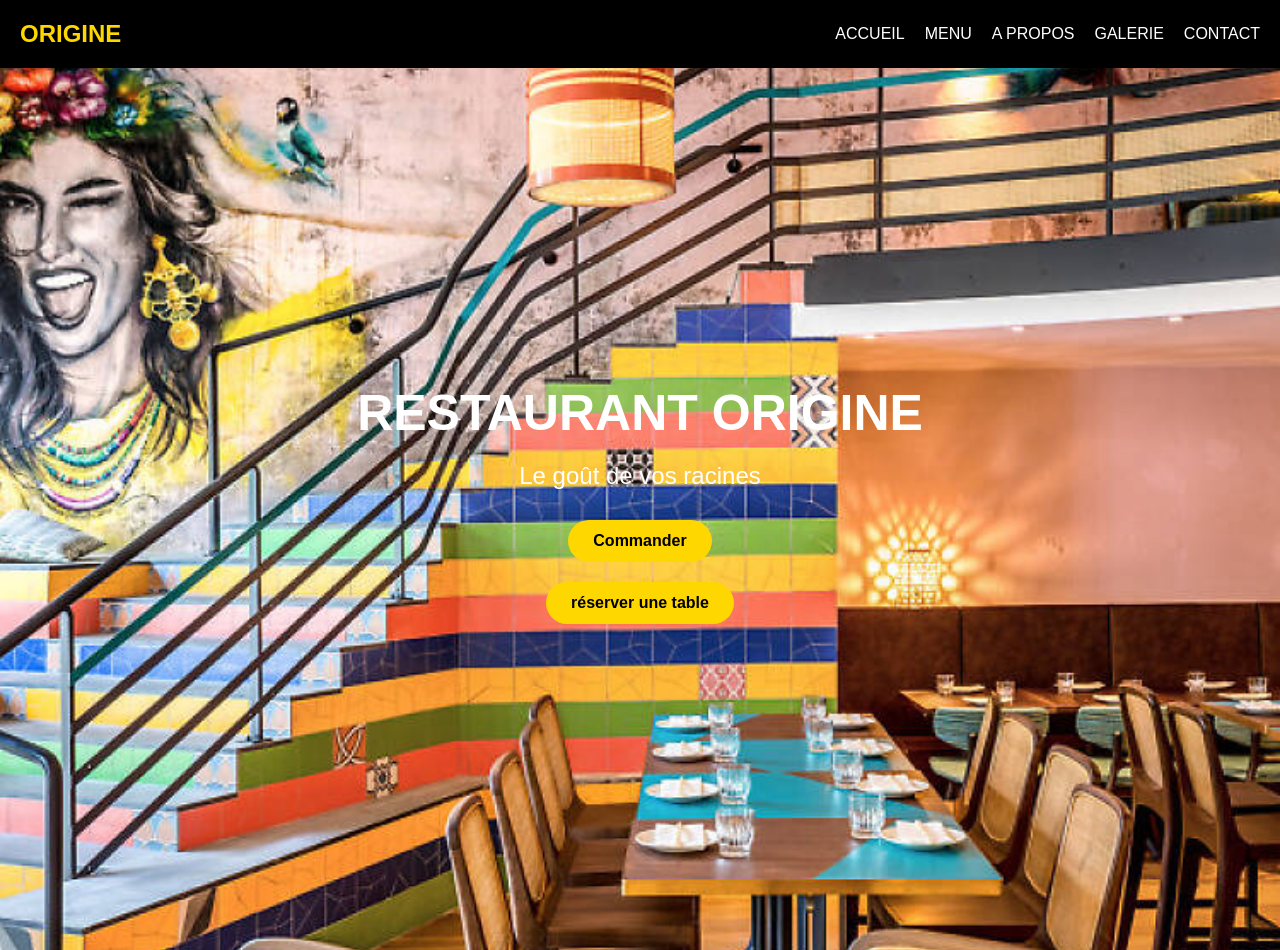
<file: PROJET FORCE-n/index.html>
<html lang="fr">
<head>
    <meta charset="UTF-8">
    <meta name="viewport" content="width=device-width, initial-scale=1.0">
    <title>SAVEUR D'AFRIQUE- Le goût de vos racines</title>
    <link rel="stylesheet" href="style.css">
</head>
<body>
    <nav>
<h1>ORIGINE</h1>
<ul>
    <li><a href="index.html">ACCUEIL</a></li>
<li><a href="menu.html">MENU</a></li>
<li><a href="apropos.html">A PROPOS</a></li>
<li><a href="galerie.html">GALERIE</a></li>
<li><a href="contact.html">CONTACT</a></li>

</ul>
 </nav>
<header>
<h2>RESTAURANT ORIGINE</h2>
    <p>Le goût de vos racines </p>
     <a href="menu.html"> Commander</a>
     <a href="contact.html"> réserver une table</a>
    </header>
    
</body>
</html>
</file>
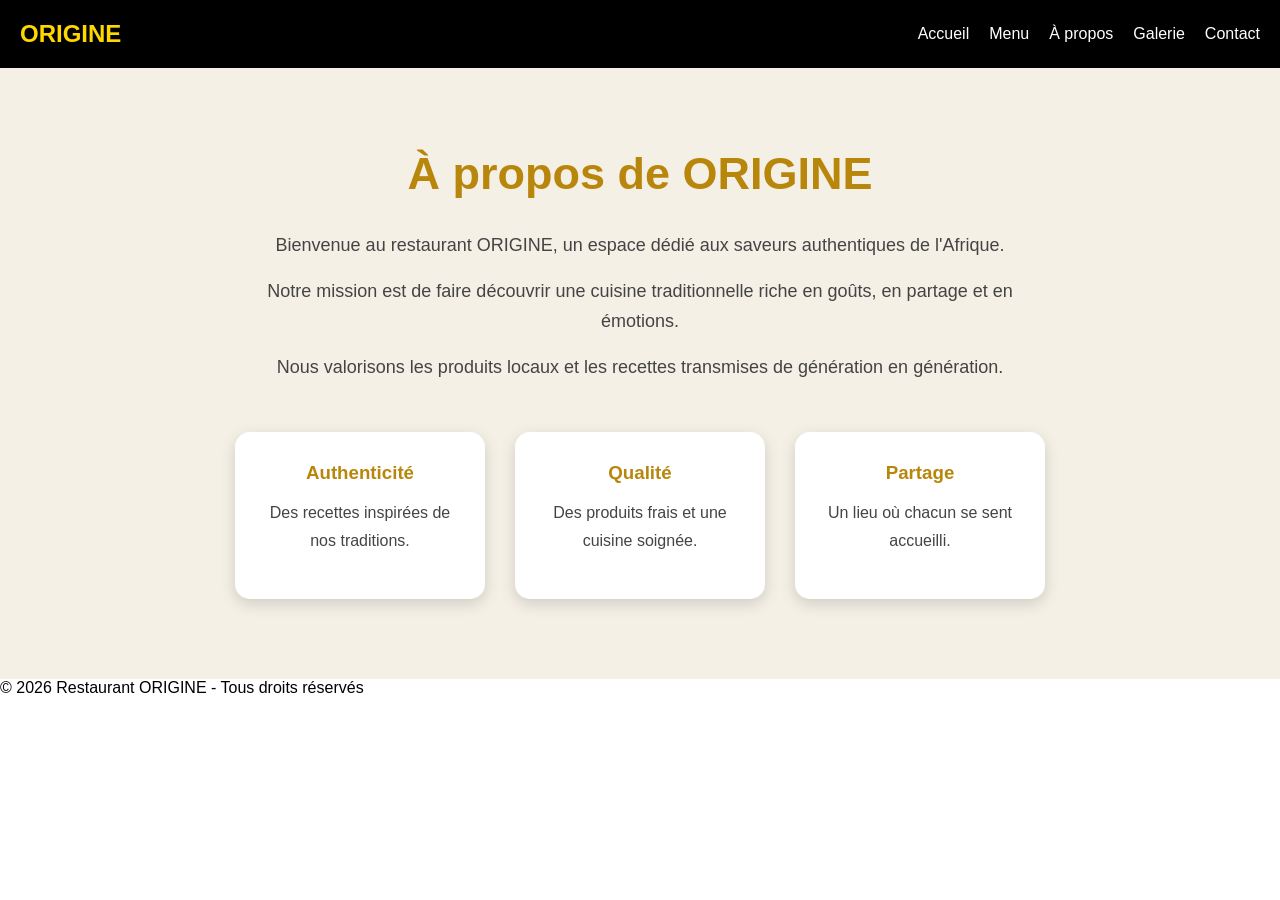
<file: PROJET FORCE-n/apropos.html>
<!DOCTYPE html>
<html lang="fr">

<head>
    <meta charset="UTF-8">
    <meta name="viewport" content="width=device-width, initial-scale=1.0">

    <title>À propos - Restaurant ORIGINE</title>

    <link rel="stylesheet" href="style.css">
</head>

<body>

<nav>

    <h1>ORIGINE</h1>

    <ul>
        <li><a href="index.html">Accueil</a></li>
        <li><a href="menu.html">Menu</a></li>
        <li><a href="apropos.html">À propos</a></li>
        <li><a href="galerie.html">Galerie</a></li>
        <li><a href="contact.html">Contact</a></li>
    </ul>

</nav>


<section class="apropos">

    <h2>À propos de ORIGINE</h2>

    <p>
        Bienvenue au restaurant ORIGINE, un espace dédié aux saveurs
        authentiques de l'Afrique.
    </p>

    <p>
        Notre mission est de faire découvrir une cuisine traditionnelle
        riche en goûts, en partage et en émotions.
    </p>

    <p>
        Nous valorisons les produits locaux et les recettes transmises
        de génération en génération.
    </p>


    <div class="valeurs">

        <div>
            <h3>Authenticité</h3>
            <p>Des recettes inspirées de nos traditions.</p>
        </div>

        <div>
            <h3>Qualité</h3>
            <p>Des produits frais et une cuisine soignée.</p>
        </div>

        <div>
            <h3>Partage</h3>
            <p>Un lieu où chacun se sent accueilli.</p>
        </div>

    </div>

</section>


<footer>
    <p>© 2026 Restaurant ORIGINE - Tous droits réservés</p>
</footer>


</body>
</html>
</file>
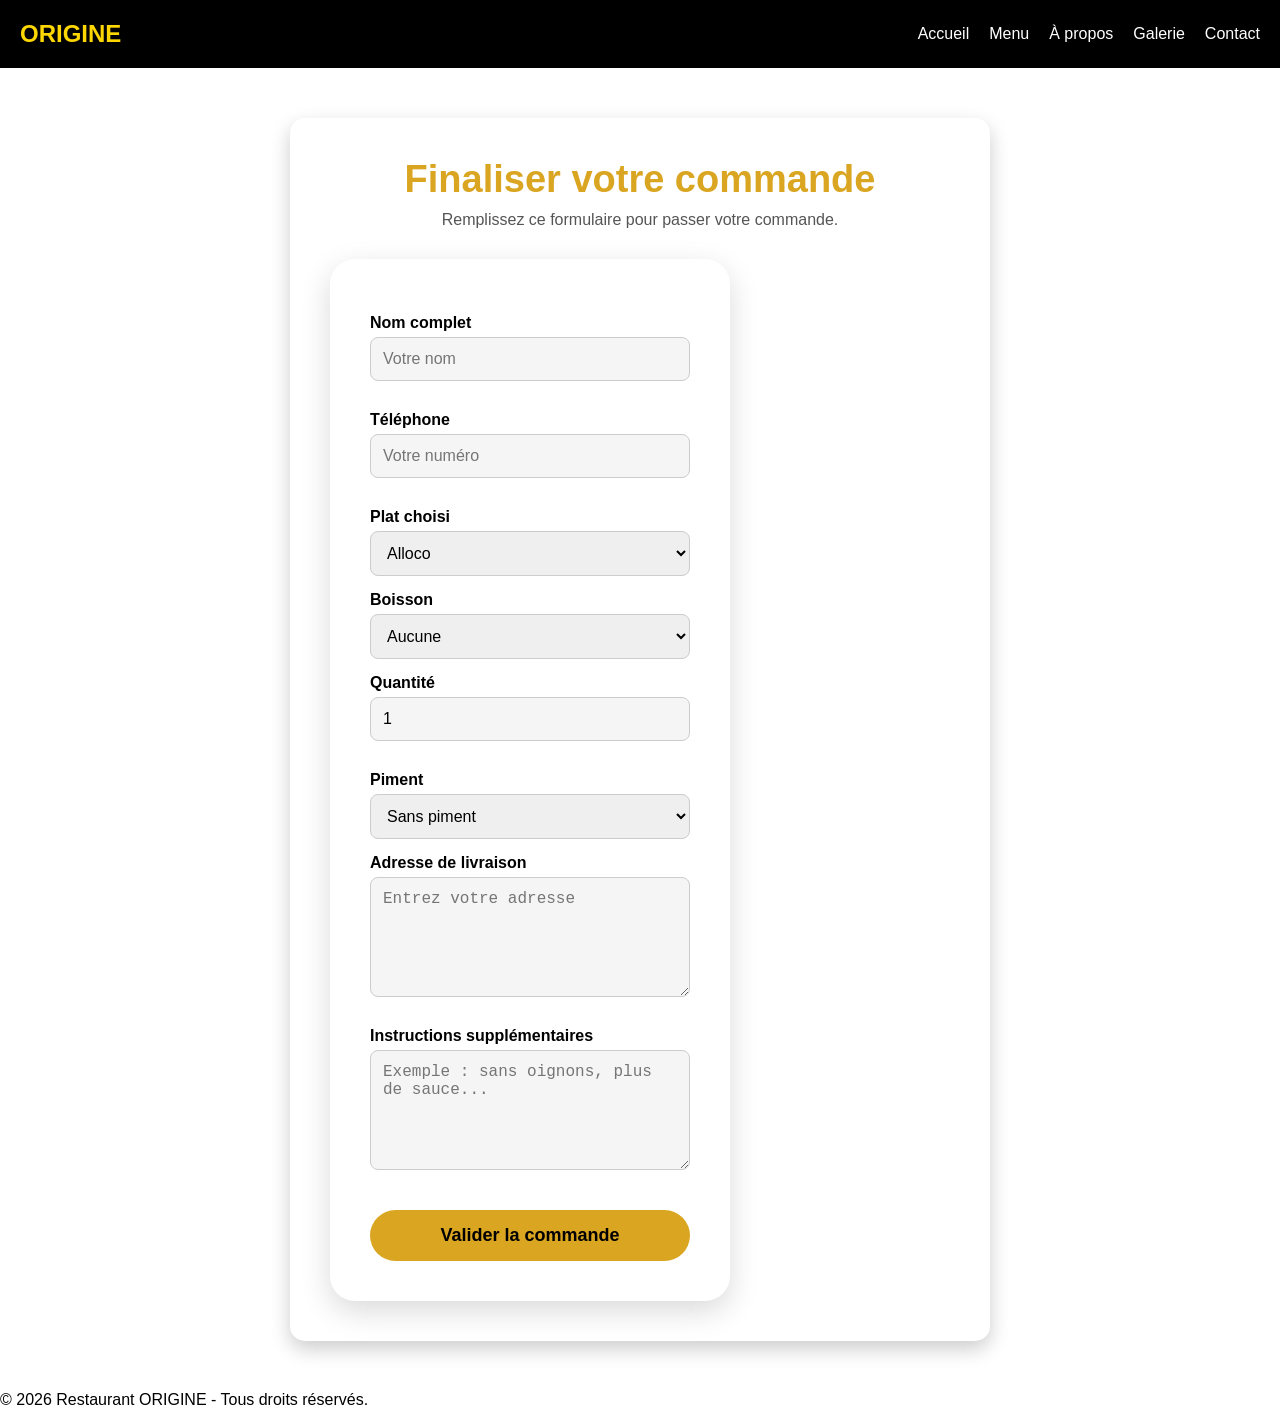
<file: PROJET FORCE-n/commande .html>
<!DOCTYPE html>
<html lang="fr">
<head>
    <meta charset="UTF-8">
    <meta name="viewport" content="width=device-width, initial-scale=1.0">
    <title>Commander - Restaurant ORIGINE</title>
    <link rel="stylesheet" href="style.css">
</head>
<body>

<nav>
    <h1>ORIGINE</h1>

    <ul>
        <li><a href="index.html">Accueil</a></li>
        <li><a href="menu.html">Menu</a></li>
        <li><a href="apropos.html">À propos</a></li>
        <li><a href="galerie.html">Galerie</a></li>
        <li><a href="contact.html">Contact</a></li>
    </ul>
</nav>

<section class="commande">

    <h2>Finaliser votre commande</h2>

    <p>Remplissez ce formulaire pour passer votre commande.</p>

    <form>

        <label>Nom complet</label>
        <input type="text" placeholder="Votre nom" required>

        <label>Téléphone</label>
        <input type="tel" placeholder="Votre numéro" required>

        <label>Plat choisi</label>
        <select required>
            <option>Alloco</option>
            <option>Salade tropicale</option>
            <option>Attiéké poisson</option>
            <option>Poulet braisé</option>
            <option>foutou sauce graine</option>
            <option>Mafé</option>
            <option>riz djolofe</option>
            <option>Thiéboudienne</option>
        </select>

        <label>Boisson</label>
        <select>
            <option>Aucune</option>
            <option>jus de tamarin</option>
            <option>Jus de bissap</option>
            <option>Jus de gingembre</option>
        </select>

        <label>Quantité</label>
        <input type="number" min="1" value="1">

        <label>Piment</label>
        <select>
            <option>Sans piment</option>
            <option>Piment léger</option>
            <option>Très pimenté</option>
        </select>

        <label>Adresse de livraison</label>
        <textarea rows="3" placeholder="Entrez votre adresse"></textarea>

        <label>Instructions supplémentaires</label>
        <textarea rows="4" placeholder="Exemple : sans oignons, plus de sauce..."></textarea>

        <button type="submit">Valider la commande</button>

    </form>

</section>

<footer>
    <p>© 2026 Restaurant ORIGINE - Tous droits réservés.</p>
</footer>

</body>
</html>
</file>
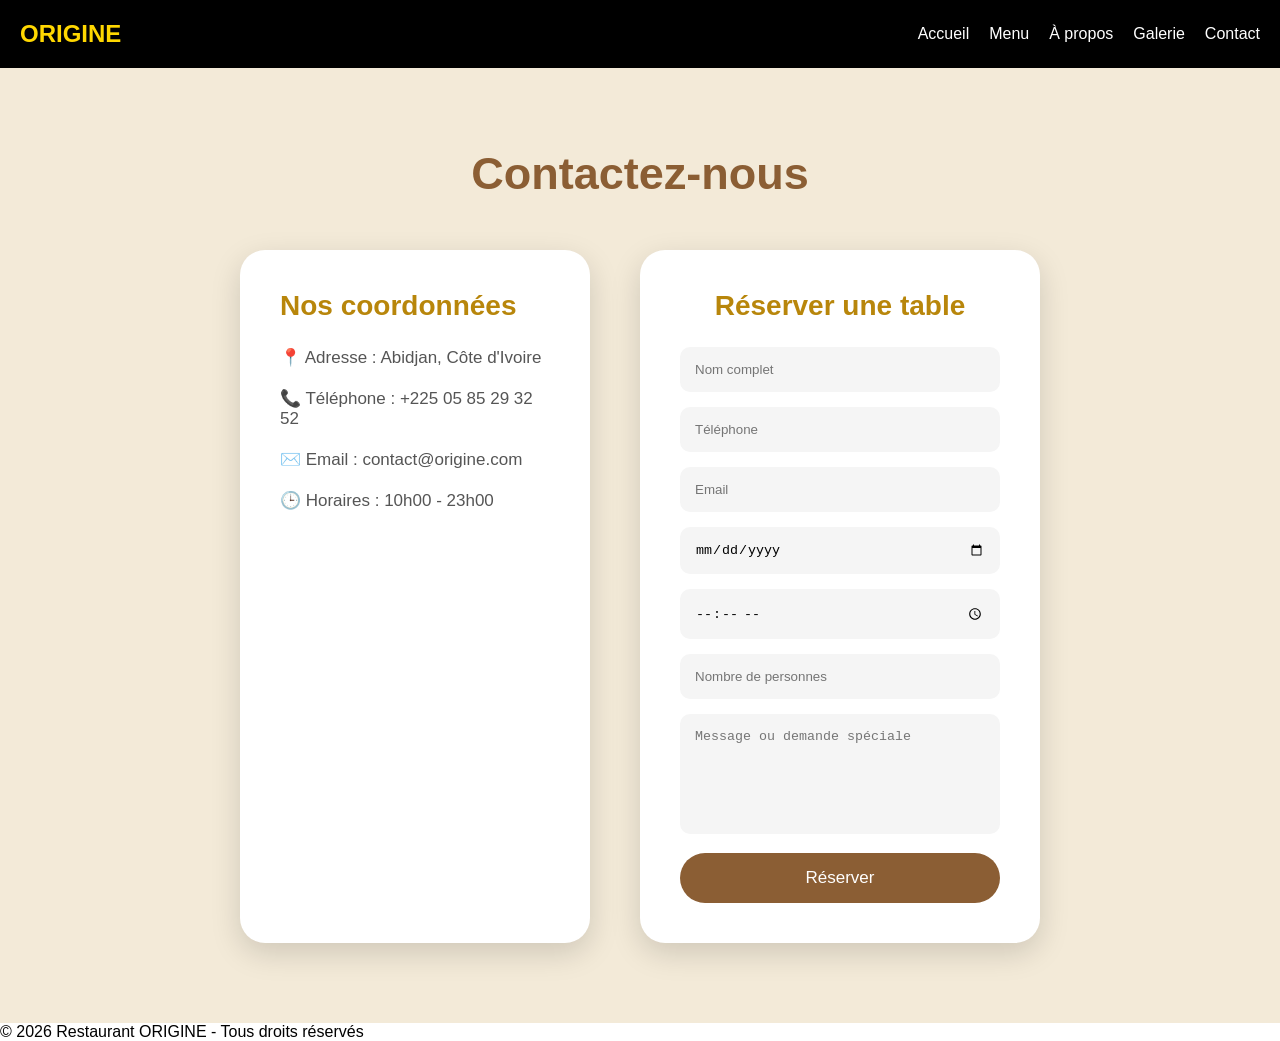
<file: PROJET FORCE-n/contact.html>
<!DOCTYPE html>
<html lang="fr">

<head>
    <meta charset="UTF-8">
    <meta name="viewport" content="width=device-width, initial-scale=1.0">

    <title>Contact - Restaurant ORIGINE</title>

    <link rel="stylesheet" href="style.css">
</head>

<body>

<nav>

    <h1>ORIGINE</h1>

    <ul>
        <li><a href="index.html">Accueil</a></li>
        <li><a href="menu.html">Menu</a></li>
        <li><a href="apropos.html">À propos</a></li>
        <li><a href="galerie.html">Galerie</a></li>
        <li><a href="contact.html">Contact</a></li>
    </ul>

</nav>


<section class="contact">

    <h2>Contactez-nous</h2>

    <div class="contact-container">


        

        <div class="infos">

            <h3>Nos coordonnées</h3>

            <p>📍 Adresse : Abidjan, Côte d'Ivoire</p>

            <p>📞 Téléphone : +225 05 85 29 32 52</p>

            <p>✉️ Email : contact@origine.com</p>

            <p>🕒 Horaires : 10h00 - 23h00</p>

        </div>



        <!-- Réservation -->

        <form>

            <h3>Réserver une table</h3>

            <input type="text" placeholder="Nom complet">

            <input type="tel" placeholder="Téléphone">

            <input type="email" placeholder="Email">

            <input type="date">

            <input type="time">

            <input type="number" placeholder="Nombre de personnes">

            <textarea placeholder="Message ou demande spéciale"></textarea>

            <button type="submit">
                Réserver
            </button>

        </form>


    </div>

</section>


<footer>

<p>© 2026 Restaurant ORIGINE - Tous droits réservés</p>

</footer>


</body>
</html>
</file>
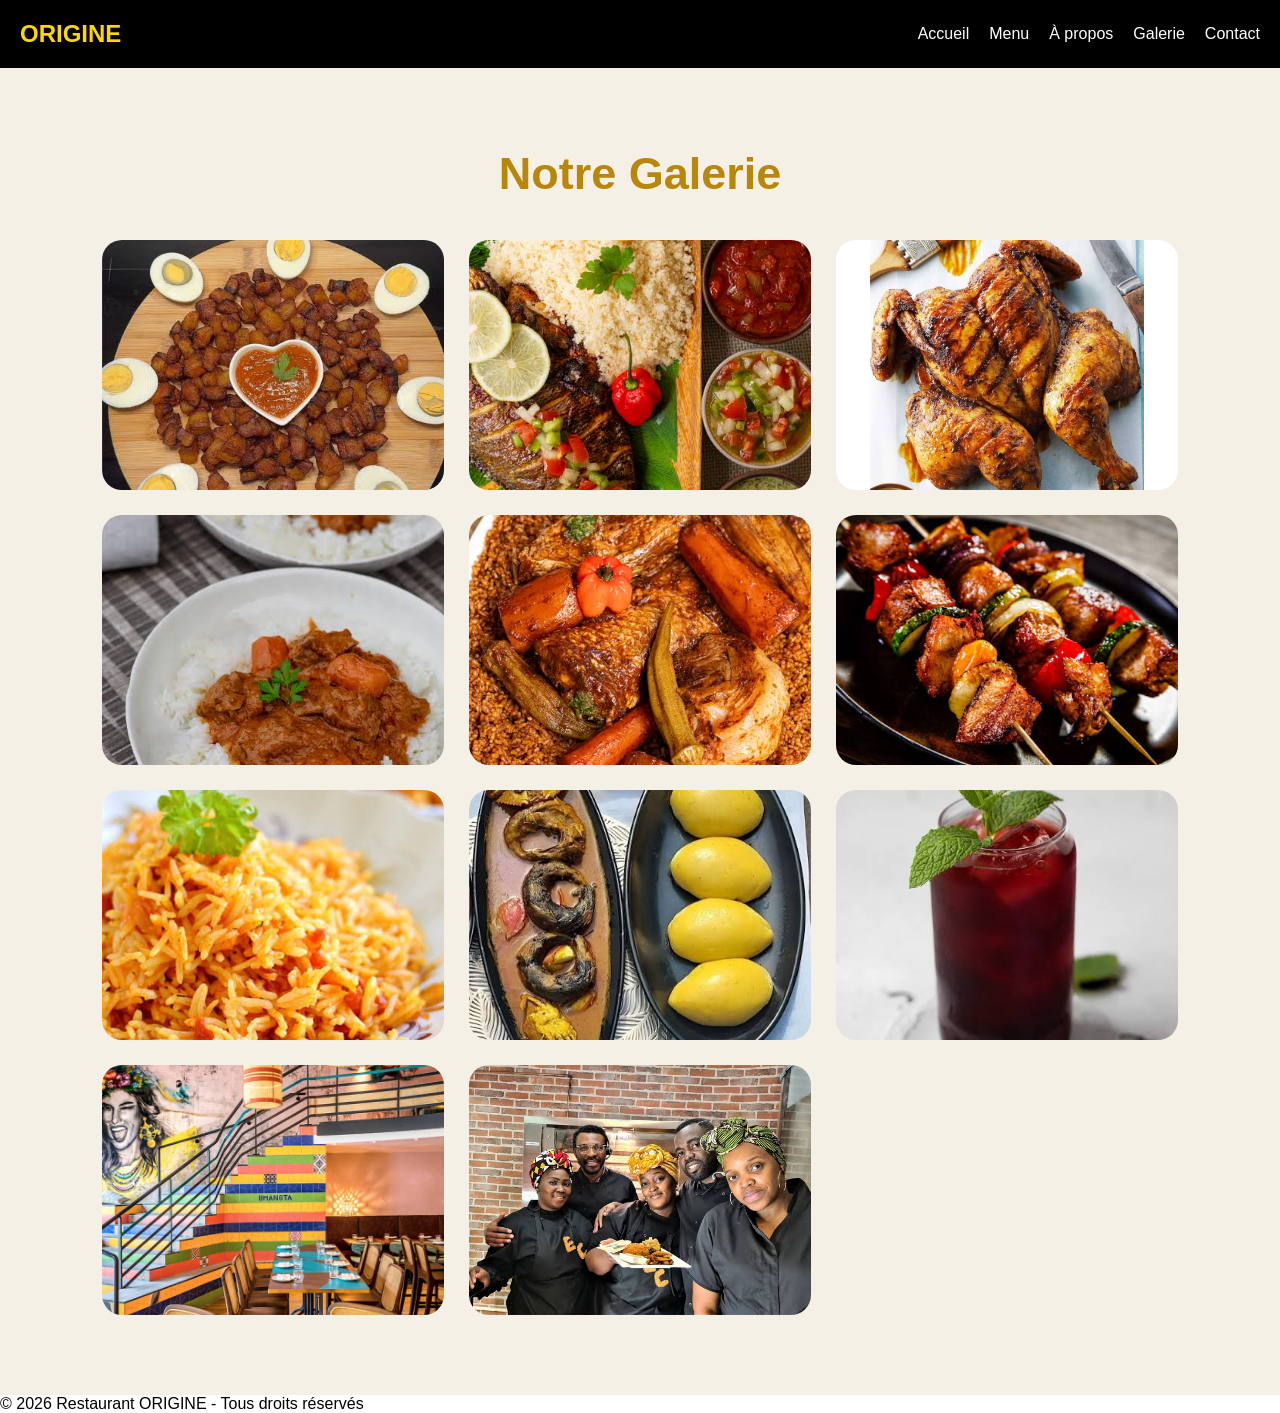
<file: PROJET FORCE-n/galerie.html>
<!DOCTYPE html>
<html lang="fr">

<head>
    <meta charset="UTF-8">
    <meta name="viewport" content="width=device-width, initial-scale=1.0">

    <title>Galerie - Restaurant ORIGINE</title>

    <link rel="stylesheet" href="style.css">
</head>

<body>

<nav>

    <h1>ORIGINE</h1>

    <ul>
        <li><a href="index.html">Accueil</a></li>
        <li><a href="menu.html">Menu</a></li>
        <li><a href="apropos.html">À propos</a></li>
        <li><a href="galerie.html">Galerie</a></li>
        <li><a href="contact.html">Contact</a></li>
    </ul>

</nav>


<section class="galerie">

    <h2>Notre Galerie</h2>

    

        

    <div class="galerie-container">

    <img src="image/alloco.jpg" alt="Alloco">
    
    <img src="image/attieke.jpg" alt="Attiéké poisson">

    <img src="image/poulet.jpg" alt="Poulet braisé">

    <img src="image/mafe.jpg" alt="Mafé">

    <img src="image/thiebou.jpg" alt="Thiéboudienne">

    <img src="image/brochettes.jpg" alt="Brochettes">

    <img src="image/dlolof.jpg" alt="Jollof Rice">

    <img src="image/foutou.jpg" alt="Foutou">

    <img src="image/bissap.jpg" alt="Bissap">

    <img src="image/image de restaurants.jpg" alt="Salle du restaurant">

    <img src="image/equipe.jpg" alt="Équipe du restaurant">

</div>

</section>


<footer>
    <p>© 2026 Restaurant ORIGINE - Tous droits réservés</p>
</footer>


</body>
</html>
</file>
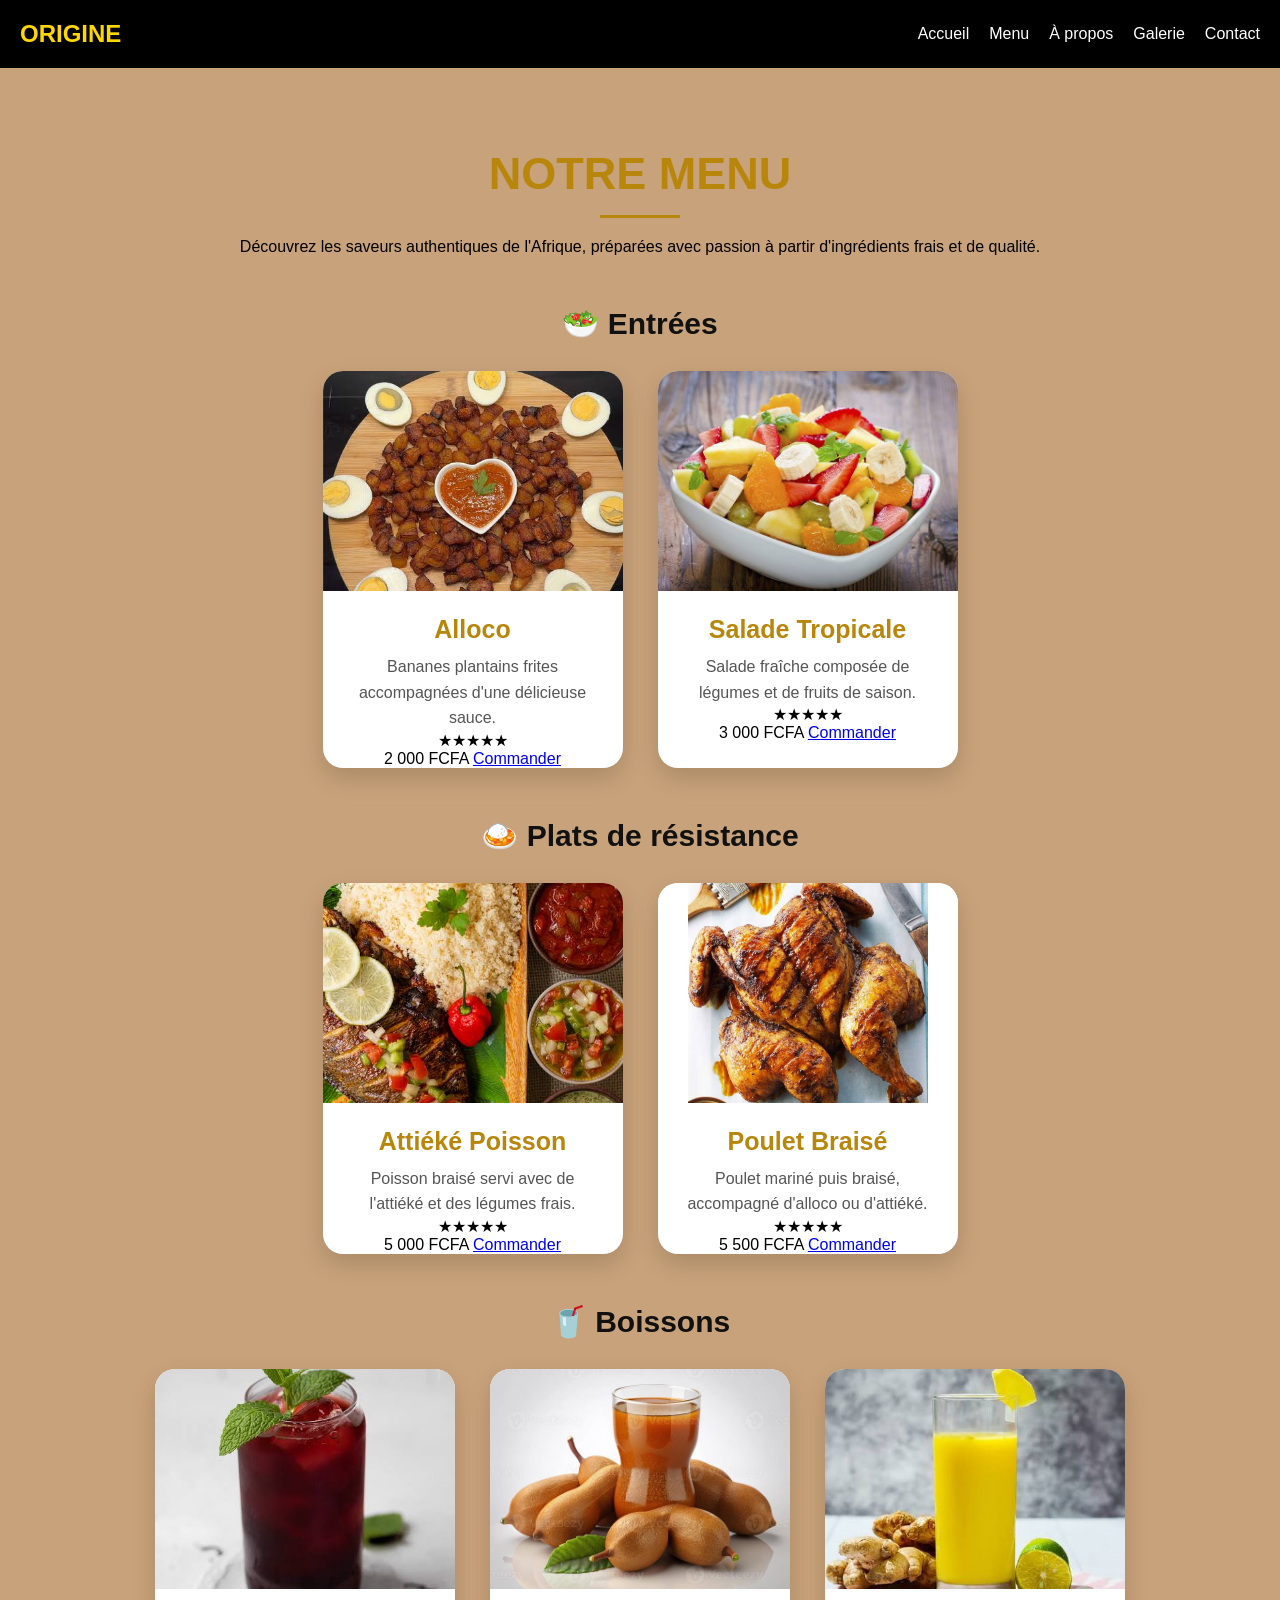
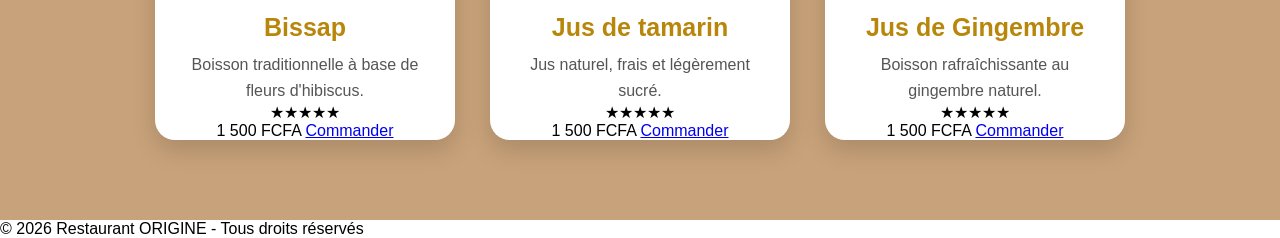
<file: PROJET FORCE-n/menu.html>
<!DOCTYPE html>
<html lang="fr">

<head>
    <meta charset="UTF-8">
    <meta name="viewport" content="width=device-width, initial-scale=1.0">
    <title>Menu - Restaurant ORIGINE</title>

    <link rel="stylesheet" href="style.css">
</head>

<body>


<nav>

    <h1>ORIGINE</h1>

    <ul>
        <li><a href="index.html">Accueil</a></li>
        <li><a href="menu.html">Menu</a></li>
        <li><a href="apropos.html">À propos</a></li>
        <li><a href="galerie.html">Galerie</a></li>
        <li><a href="contact.html">Contact</a></li>
    </ul>

</nav>


<!-- Contenu du menu -->

<section class="menu">

    <div class="menu-title">
        <h2>Notre Menu</h2>
        <p>Découvrez les saveurs authentiques de l'Afrique, préparées avec passion à partir d'ingrédients frais et de qualité.</p>
    </div>

    <!-- Entrées -->
    <h3 class="categorie">🥗 Entrées</h3>

    <div class="cards">

        <div class="card">
            <img src="image/alloco.jpg" alt="Alloco">
            <h4>Alloco</h4>
            <p>Bananes plantains frites accompagnées d'une délicieuse sauce.</p>

            <div class="stars">
                ★★★★★
            </div>

            <span class="prix">2 000 FCFA</span>

            <a href="commande .html" class="btn">Commander</a>
        </div>

        <div class="card">
            <img src="image/salade de fruit.jpg" alt="Salade Tropicale">
            <h4>Salade Tropicale</h4>
            <p>Salade fraîche composée de légumes et de fruits de saison.</p>

            <div class="stars">
                ★★★★★
            </div>

            <span class="prix">3 000 FCFA</span>

            <a href="commande .html" class="btn">Commander</a>
        </div>

    </div>



    <!-- Plats -->

    <h3 class="categorie">🍛 Plats de résistance</h3>

    <div class="cards">

        <div class="card">
            <img src="image/attieke.jpg" alt="Attiéké Poisson">
            <h4>Attiéké Poisson</h4>
            <p>Poisson braisé servi avec de l'attiéké et des légumes frais.</p>

            <div class="stars">
                ★★★★★
            </div>

            <span class="prix">5 000 FCFA</span>

            <a href="commande .html" class="btn">Commander</a>
        </div>

        <div class="card">
            <img src="image/poulet.jpg" alt="Poulet Braisé">
            <h4>Poulet Braisé</h4>
            <p>Poulet mariné puis braisé, accompagné d'alloco ou d'attiéké.</p>

            <div class="stars">
                ★★★★★
            </div>

            <span class="prix">5 500 FCFA</span>

            <a href="commande .html" class="btn">Commander</a>
        </div>

    </div>



    <!-- Boissons -->

    <h3 class="categorie">🥤 Boissons</h3>

    <div class="cards">

        <div class="card">
            <img src="image/bissap.jpg" alt="Bissap">
            <h4>Bissap</h4>
            <p>Boisson traditionnelle à base de fleurs d'hibiscus.</p>

            <div class="stars">
                ★★★★★
            </div>

            <span class="prix">1 500 FCFA</span>

            <a href="commande .html" class="btn">Commander</a>
        </div>

        <div class="card">
            <img src="image/jus de tamarin.jpg" alt="Jus de tamarin">
            <h4>Jus de tamarin</h4>
            <p>Jus naturel, frais et légèrement sucré.</p>

            <div class="stars">
                ★★★★★
            </div>

            <span class="prix">1 500 FCFA</span>

            <a href="commande .html" class="btn">Commander</a>
        </div>

        <div class="card">
            <img src="image/jus.jpg" alt="Jus de Gingembre">
            <h4>Jus de Gingembre</h4>
            <p>Boisson rafraîchissante au gingembre naturel.</p>

            <div class="stars">
                ★★★★★
            </div>

            <span class="prix">1 500 FCFA</span>

            <a href="commande .html" class="btn">Commander</a>
        </div>

    </div>

</section>

<footer>

<p>© 2026 Restaurant ORIGINE - Tous droits réservés</p>

</footer>


</body>
</html>
</file>
<file: PROJET FORCE-n/style.css>
*{
margin: 0%;
padding:0 ;
box-sizing: border-box;
}
body{
font-family: Arial, Helvetica, sans-serif;
}
nav{
display: flex;
justify-content: space-between;
align-items: center;
background-color: black;
padding: 20px;
}
nav {

    color: gold;
}
nav ul{
    display: flex;
    list-style: none;
}
nav ul li{
    margin-left: 20px;
}
nav ul li a {
    color: white;
    text-decoration: none;
}
nav ul li a:hover {
color: gold;
}
header{
    height: 98vh;
    background-image: url("image/image de restaurants.jpg");
    background-size: cover;
    background-position: center;
    display: flex;
    flex-direction: column;
    justify-content: center;
    align-items: center;
    text-align: center;
    color: white;
    padding: 20px;
}
header h2{
font-size: 50px;
}
header p{
    font-size: 24PX;
    margin: 20px 0;
}
header a {
    background-color: gold;
    color: black;
    text-decoration: none;
    padding: 12px 25px;
    margin: 10px;
    border-radius: 30px;
    font-weight: bold;
}
@media screen and (max-width:768px) {
  nav {
    flex-direction: column;
    align-items: center;
  }
  nav ul {
    flex-direction:column ;
    text-align: center;
    margin-top: 15px;
  } 
  nav ul li{
    margin: 10px 0;
  }
  header{
    height: 100vh;
  }
  header h2{
    font-size: 35px;
  }
  header p{
    font-size: 18px;
  }
  header a{
    display: block;
    width: 220px;
    margin: 10px;
    text-align: center;
  }
}
/* SECTION MENU */

.menu{
    background: #C8A27A;
    padding: 80px 8%;
    text-align: center;
}


.menu h2{
    font-size: 45px;
    color: #b8860b;
    margin-bottom: 20px;
    text-transform: uppercase;
}


.menu h2::after{
    content:"";
    display:block;
    width:80px;
    height:3px;
    background:#b8860b;
    margin:15px auto;
}


.menu h3{
    font-size:30px;
    color:#111;
    margin:50px 0 30px;
}


.cards{
    display:flex;
    justify-content:center;
    gap:35px;
    flex-wrap:wrap;
}


.card{

    width:300px;
    background:white;
    border-radius:20px;
    overflow:hidden;
    box-shadow:0 10px 25px rgba(0,0,0,0.15);

    transition:0.4s;
}


.card:hover{

    transform:translateY(-10px);

}


.card img{

    width:100%;
    height:220px;
    object-fit:cover;

}


.card h4{

    font-size:25px;
    color:#b8860b;
    margin:20px 0 10px;

}


.card p{

    color:#555;
    padding:0 20px;
    line-height:1.6;

}


.card button{

    background:#111;
    color:#d4af37;

    border:none;

    padding:12px 25px;

    border-radius:30px;

    margin:20px;

    cursor:pointer;

    font-weight:bold;

}


.card button:hover{

    background:#d4af37;
    color:#111;

}

.apropos{
    padding: 80px 10%;
    text-align: center;
    background-color: #f5f0e6;
}


.apropos h2{
    font-size: 45px;
    color: #b8860b;
    margin-bottom: 30px;
}


.apropos p{
    max-width: 800px;
    margin: 15px auto;
    font-size: 18px;
    line-height: 1.7;
    color: #444;
}

.valeurs{
    display: flex;
    justify-content: center;
    gap: 30px;
    margin-top: 50px;
    flex-wrap: wrap;
}


.valeurs div{
    width: 250px;
    padding: 30px;
    background-color: white;
    border-radius: 15px;
    box-shadow: 0 5px 15px rgba(0,0,0,0.15);
    transition: 0.3s;
}


.valeurs div:hover{
    transform: translateY(-10px);
}


.valeurs h3{
    color: #b8860b;
    margin-bottom: 15px;
}


.valeurs p{
    font-size: 16px;
}


/* Responsive téléphone */

@media(max-width:768px){

    .apropos h2{
        font-size: 32px;
    }

    .valeurs{
        flex-direction: column;
        align-items: center;
    }

}

.galerie{
    padding: 80px 8%;
    text-align: center;
    background-color: #f5f0e6;
}


.galerie h2{
    font-size: 45px;
    color: #b8860b;
    margin-bottom: 40px;
}


.galerie-container{
    display: grid;
    grid-template-columns: repeat(3, 1fr);
    gap: 25px;
}


.galerie-container img{
    width: 100%;
    height: 250px;
    object-fit: cover;
    border-radius: 20px;
    transition: 0.4s;
}


.galerie-container img:hover{
    transform: scale(1.05);
}


/* Téléphone */

@media(max-width:768px){

    .galerie-container{
        grid-template-columns: 1fr;
    }

}/* PAGE CONTACT + RESERVATION */

.contact{
    padding: 80px 8%;
    background-color: #f3ead8;
    min-height: 100vh;
}


.contact h2{
    text-align: center;
    font-size: 45px;
    color: #8b5e34;
    margin-bottom: 50px;
}


.contact-container{
    display: flex;
    justify-content: center;
    gap: 50px;
    flex-wrap: wrap;
}


/* Carte informations */

.infos{

    background: white;
    width: 350px;
    padding: 40px;
    border-radius: 25px;

    box-shadow: 0 10px 30px rgba(0,0,0,0.15);

}


.infos h3{

    color: #b8860b;
    font-size: 28px;
    margin-bottom: 25px;

}


.infos p{

    font-size: 17px;
    margin: 20px 0;
    color: #555;

}


/* Formulaire */

form{

    background: white;
    width: 400px;
    padding: 40px;
    border-radius: 25px;

    box-shadow: 0 10px 30px rgba(0,0,0,0.15);

}


form h3{

    text-align: center;
    color: #b8860b;
    font-size: 28px;
    margin-bottom: 25px;

}


form input,
form textarea{

    width: 100%;
    padding: 15px;

    margin-bottom: 15px;

    border: none;

    background: #f5f5f5;

    border-radius: 10px;

    outline: none;

}


form textarea{

    height: 120px;
    resize: none;

}


form button{

    width: 100%;

    padding: 15px;

    background: #8b5e34;

    color: white;

    border: none;

    border-radius: 30px;

    font-size: 17px;

    cursor: pointer;

    transition: 0.3s;

}


form button:hover{

    background: #b8860b;

}


/* Mobile */

@media(max-width:768px){

    .contact h2{
        font-size: 32px;
    }


    form,
    .infos{

        width: 100%;

    }

}/* PAGE CONTACT + RESERVATION */

.contact{
    padding: 80px 8%;
    background-color: #f3ead8;
    min-height: 100vh;
}


.contact h2{
    text-align: center;
    font-size: 45px;
    color: #8b5e34;
    margin-bottom: 50px;
}


.contact-container{
    display: flex;
    justify-content: center;
    gap: 50px;
    flex-wrap: wrap;
}


/* Carte informations */

.infos{

    background: white;
    width: 350px;
    padding: 40px;
    border-radius: 25px;

    box-shadow: 0 10px 30px rgba(0,0,0,0.15);

}


.infos h3{

    color: #b8860b;
    font-size: 28px;
    margin-bottom: 25px;

}


.infos p{

    font-size: 17px;
    margin: 20px 0;
    color: #555;

}


/* Formulaire */

form{

    background: white;
    width: 400px;
    padding: 40px;
    border-radius: 25px;

    box-shadow: 0 10px 30px rgba(0,0,0,0.15);

}


form h3{

    text-align: center;
    color: #b8860b;
    font-size: 28px;
    margin-bottom: 25px;

}


form input,
form textarea{

    width: 100%;
    padding: 15px;

    margin-bottom: 15px;

    border: none;

    background: #f5f5f5;

    border-radius: 10px;

    outline: none;

}


form textarea{

    height: 120px;
    resize: none;

}


form button{

    width: 100%;

    padding: 15px;

    background: #8b5e34;

    color: white;

    border: none;

    border-radius: 30px;

    font-size: 17px;

    cursor: pointer;

    transition: 0.3s;

}


form button:hover{

    background: #b8860b;

}


/* Mobile */

@media(max-width:768px){

    .contact h2{
        font-size: 32px;
    }


    form,
    .infos{

        width: 100%;

    }

} /* PAGE CONTACT + RESERVATION */

.contact{
    padding: 80px 8%;
    background-color: #f3ead8;
    min-height: 100vh;
}


.contact h2{
    text-align: center;
    font-size: 45px;
    color: #8b5e34;
    margin-bottom: 50px;
}


.contact-container{
    display: flex;
    justify-content: center;
    gap: 50px;
    flex-wrap: wrap;
}


/* Carte informations */

.infos{

    background: white;
    width: 350px;
    padding: 40px;
    border-radius: 25px;

    box-shadow: 0 10px 30px rgba(0,0,0,0.15);

}


.infos h3{

    color: #b8860b;
    font-size: 28px;
    margin-bottom: 25px;

}


.infos p{

    font-size: 17px;
    margin: 20px 0;
    color: #555;

}


/* Formulaire */

form{

    background: white;
    width: 400px;
    padding: 40px;
    border-radius: 25px;

    box-shadow: 0 10px 30px rgba(0,0,0,0.15);

}


form h3{

    text-align: center;
    color: #b8860b;
    font-size: 28px;
    margin-bottom: 25px;

}


form input,
form textarea{

    width: 100%;
    padding: 15px;

    margin-bottom: 15px;

    border: none;

    background: #f5f5f5;

    border-radius: 10px;

    outline: none;

}


form textarea{

    height: 120px;
    resize: none;

}


form button{

    width: 100%;

    padding: 15px;

    background: #8b5e34;

    color: white;

    border: none;

    border-radius: 30px;

    font-size: 17px;

    cursor: pointer;

    transition: 0.3s;

}


form button:hover{

    background: #b8860b;

}


/* Mobile */

@media(max-width:768px){

    .contact h2{
        font-size: 32px;
    }


    form,
    .infos{

        width: 100%;

    }

}/* ===========================
   PAGE COMMANDE
=========================== */

.commande{
    max-width: 700px;
    margin: 50px auto;
    padding: 40px;
    background: #ffffff;
    border-radius: 15px;
    box-shadow: 0 8px 20px rgba(0,0,0,0.2);
}

.commande h2{
    text-align: center;
    color: goldenrod;
    font-size: 38px;
    margin-bottom: 10px;
}

.commande p{
    text-align: center;
    color: #555;
    margin-bottom: 30px;
}

.commande form{
    display: flex;
    flex-direction: column;
}

.commande label{
    font-weight: bold;
    margin-top: 15px;
    margin-bottom: 5px;
}

.commande input,
.commande select,
.commande textarea{
    width: 100%;
    padding: 12px;
    border: 1px solid #ccc;
    border-radius: 8px;
    font-size: 16px;
    outline: none;
}

.commande input:focus,
.commande select:focus,
.commande textarea:focus{
    border-color: goldenrod;
}

.commande textarea{
    resize: vertical;
}

.commande button{
    margin-top: 25px;
    padding: 15px;
    background: goldenrod;
    color: black;
    border: none;
    border-radius: 30px;
    font-size: 18px;
    font-weight: bold;
    cursor: pointer;
    transition: 0.3s;
}

.commande button:hover{
    background: black;
    color: white;
    transform: scale(1.05);
}

/* Responsive */

@media screen and (max-width:768px){

    .commande{
        width: 90%;
        padding: 20px;
    }

    .commande h2{
        font-size: 28px;
    }

    .commande button{
        width: 100%;
    }

}
</file>
